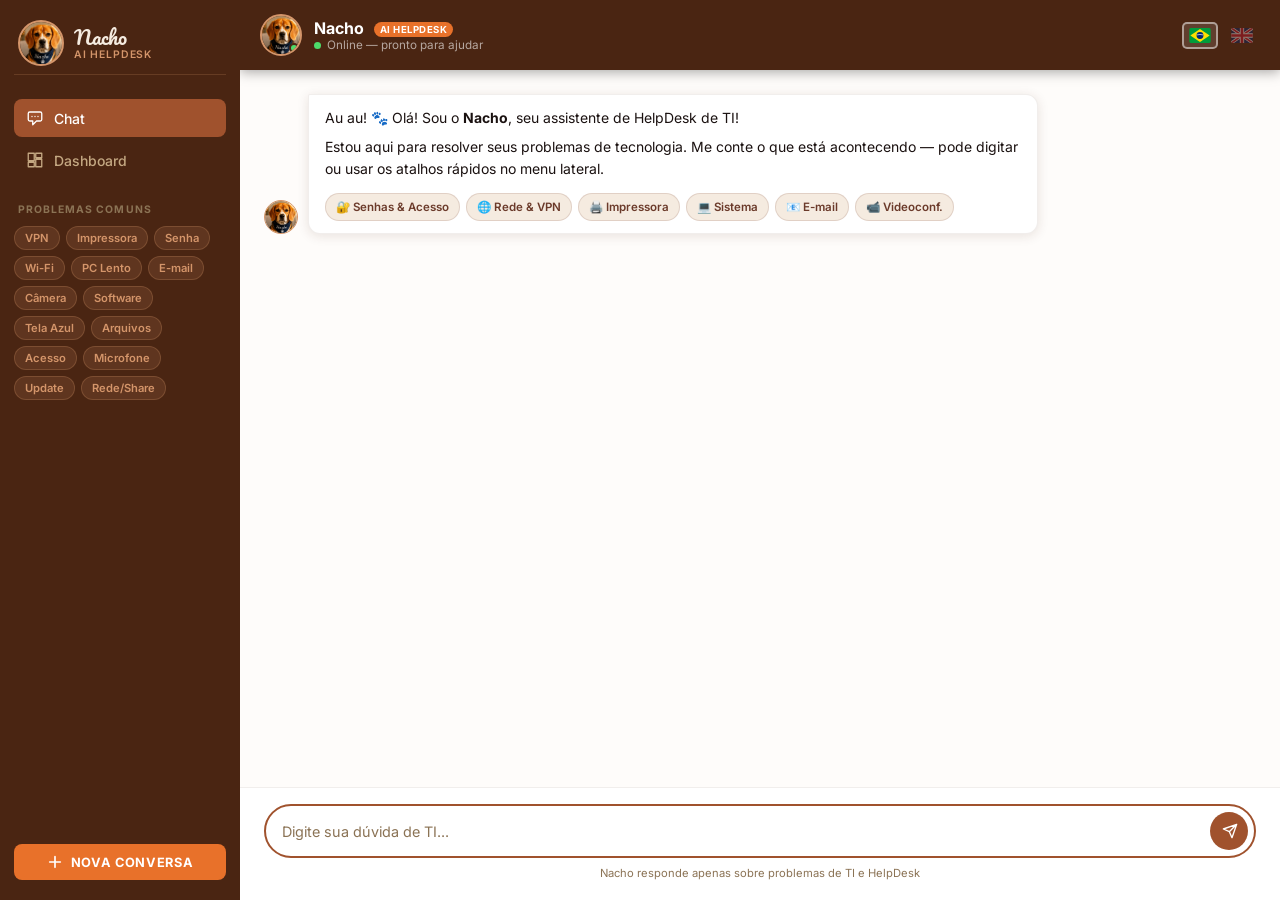
<file: templates/index.html>
<!DOCTYPE html>
<html lang="pt-BR">
<head>
    <meta charset="UTF-8">
    <meta name="viewport" content="width=device-width, initial-scale=1.0">
    <title>Nacho – AI HelpDesk Assistant</title>
    <link rel="preconnect" href="https://fonts.googleapis.com">
    <link href="https://fonts.googleapis.com/css2?family=Inter:wght@400;500;600;700&family=Pacifico&display=swap" rel="stylesheet">
    <link rel="stylesheet" href="/static/css/style.css">
</head>
<body>
    <!-- ── Sidebar ───────────────────────────────────────── -->
    <aside class="sidebar">
        <div class="sidebar-logo">
            <img src="/static/images/nacho-photo.png" class="logo-photo" alt="Nacho">
            <div>
                <span class="logo-name">Nacho</span>
                <span class="logo-sub">AI HelpDesk</span>
            </div>
        </div>

        <nav class="sidebar-nav">
            <a href="/" class="nav-item active" id="navChat">
                <svg viewBox="0 0 24 24"><path d="M8 10h.01M12 10h.01M16 10h.01M9 16H5a2 2 0 01-2-2V6a2 2 0 012-2h14a2 2 0 012 2v8a2 2 0 01-2 2h-5l-5 5v-5z"/></svg>
                <span data-i18n="chat">Chat</span>
            </a>
            <a href="/dashboard" class="nav-item" id="navDash">
                <svg viewBox="0 0 24 24"><path d="M3 13h8V3H3v10zm0 8h8v-6H3v6zm10 0h8V11h-8v10zm0-18v6h8V3h-8z"/></svg>
                <span data-i18n="dashboard">Dashboard</span>
            </a>
        </nav>

        <div class="sidebar-problems">
            <p class="sidebar-section-title" data-i18n="commonProblems">Problemas comuns</p>
            <div class="problem-chips" id="chipsContainer"></div>
        </div>

        <div class="sidebar-footer">
            <button class="new-chat-btn" onclick="newSession()">
                <svg viewBox="0 0 24 24"><path d="M12 4v16m8-8H4"/></svg>
                <span data-i18n="newChat">Nova conversa</span>
            </button>
        </div>
    </aside>

    <!-- ── Chat Area ─────────────────────────────────────── -->
    <main class="chat-main">
        <header class="chat-header">
            <div class="chat-header-info">
                <div class="avatar-wrap">
                    <div class="avatar-dot"></div>
                    <img src="/static/images/nacho-photo.png" class="avatar-photo" alt="Nacho">
                </div>
                <div>
                    <h1 class="chat-title">Nacho <span class="badge-ai">AI HelpDesk</span></h1>
                    <p class="chat-status"><span class="status-dot"></span> <span data-i18n="statusText">Online — pronto para ajudar</span></p>
                </div>
            </div>
            <div class="chat-header-actions">
                <!-- Flag buttons — SVG flags, work on all systems -->
                <button class="flag-btn" id="flagPT" onclick="applyLang('pt')" title="Português">
                    <svg xmlns="http://www.w3.org/2000/svg" viewBox="0 0 20 14">
                        <rect width="20" height="14" fill="#009C3B"/>
                        <polygon points="10,1 19,7 10,13 1,7" fill="#FEDF00"/>
                        <circle cx="10" cy="7" r="3.2" fill="#002776"/>
                        <path d="M7,6.5 Q10,5.5 13,6.5" stroke="white" stroke-width="0.6" fill="none"/>
                    </svg>
                </button>
                <button class="flag-btn" id="flagEN" onclick="applyLang('en')" title="English">
                    <svg xmlns="http://www.w3.org/2000/svg" viewBox="0 0 20 14">
                        <rect width="20" height="14" fill="#012169"/>
                        <path d="M0,0 L20,14 M20,0 L0,14" stroke="white" stroke-width="2.8"/>
                        <path d="M0,0 L20,14 M20,0 L0,14" stroke="#C8102E" stroke-width="1.6"/>
                        <path d="M10,0 V14 M0,7 H20" stroke="white" stroke-width="4"/>
                        <path d="M10,0 V14 M0,7 H20" stroke="#C8102E" stroke-width="2.4"/>
                    </svg>
                </button>
            </div>
        </header>

        <!-- Mobile-only quick chips bar -->
        <div class="mobile-chips" id="mobileChips"></div>

        <div class="messages" id="messages">
            <div class="msg-row bot" id="welcomeMsg">
                <div class="msg-avatar-photo">
                    <img src="/static/images/nacho-photo.png" alt="Nacho">
                </div>
                <div class="msg-bubble bot">
                    <p id="welcomeText1"></p>
                    <p id="welcomeText2"></p>
                    <div class="welcome-categories" id="welcomeCats"></div>
                </div>
            </div>
        </div>

        <div class="chat-input-area">
            <div class="input-wrap" id="inputWrap">
                <input
                    type="text"
                    id="userInput"
                    placeholder="Digite sua dúvida de TI..."
                    maxlength="300"
                    autocomplete="off"
                    onkeydown="if(event.key==='Enter') sendMessage()"
                />
                <button class="send-btn" id="sendBtn" onclick="sendMessage()">
                    <svg viewBox="0 0 24 24"><path d="M22 2L11 13M22 2l-7 20-4-9-9-4 20-7z"/></svg>
                </button>
            </div>
            <p class="input-hint" data-i18n="inputHint">Nacho responde apenas sobre problemas de TI e HelpDesk</p>
        </div>
    </main>

    <script src="/static/js/translations.js"></script>
    <script src="/static/js/chat.js"></script>
</body>
</html>
</file>
<file: static/css/style.css>
/* ── Nacho HelpDesk — Main Styles ───────────────────────── */

*, *::before, *::after { box-sizing: border-box; margin: 0; padding: 0; }

:root {
  --brown-dark:   #4A2512;
  --brown-mid:    #6B3A2A;
  --brown-warm:   #A0522D;
  --brown-light:  #D4956A;
  --brown-cream:  #F5EBE0;
  --brown-pale:   #FAF3ED;
  --black:        #1A1110;
  --charcoal:     #2D2018;
  --gray-dark:    #4A3728;
  --gray-mid:     #8B7355;
  --gray-light:   #C4A882;
  --white:        #FFFFFF;
  --off-white:    #FEFCFA;
  --orange-acc:   #E8712A;
  --green-ok:     #2E7D32;
  --red-err:      #C62828;
  --sidebar-w:    240px;
  --radius:       12px;
  --radius-sm:    8px;
  --shadow:       0 2px 12px rgba(74,37,18,0.12);
  --shadow-lg:    0 8px 32px rgba(74,37,18,0.18);
  --font-main:    'Inter', system-ui, sans-serif;
  --font-brand:   'Pacifico', cursive;
}

/* ── Base ───────────────────────────────────────────────── */
html {
  height: 100%;
  overflow: hidden;
}

body {
  height: 100%;
  width: 100%;
  overflow: hidden;
  font-family: var(--font-main);
  background: var(--brown-pale);
  color: var(--black);
  display: flex;
  flex-direction: row;
}

::-webkit-scrollbar { width: 6px; }
::-webkit-scrollbar-track { background: transparent; }
::-webkit-scrollbar-thumb { background: var(--brown-light); border-radius: 3px; }

/* ── Sidebar ────────────────────────────────────────────── */
.sidebar {
  width: var(--sidebar-w);
  min-width: var(--sidebar-w);
  max-width: var(--sidebar-w);
  height: 100vh;
  background: var(--brown-dark);
  display: flex;
  flex-direction: column;
  padding: 1.25rem 0.875rem;
  gap: 1.5rem;
  flex-shrink: 0;
  overflow-y: auto;
}

.sidebar-logo {
  display: flex;
  align-items: center;
  gap: 0.625rem;
  padding: 0 0.25rem 0.5rem;
  border-bottom: 1px solid rgba(212,149,106,0.2);
}

.logo-photo {
  width: 46px;
  height: 46px;
  border-radius: 50%;
  object-fit: cover;
  object-position: center top;
  border: 2px solid var(--brown-light);
  flex-shrink: 0;
}

.logo-name {
  display: block;
  font-family: var(--font-brand);
  font-size: 1.25rem;
  color: var(--brown-cream);
  line-height: 1.1;
}

.logo-sub {
  display: block;
  font-size: 0.65rem;
  color: var(--brown-light);
  text-transform: uppercase;
  letter-spacing: 0.08em;
  font-weight: 600;
}

.sidebar-nav {
  display: flex;
  flex-direction: column;
  gap: 0.25rem;
}

.nav-item {
  display: flex;
  align-items: center;
  gap: 0.625rem;
  padding: 0.625rem 0.75rem;
  border-radius: var(--radius-sm);
  color: var(--gray-light);
  text-decoration: none;
  font-size: 0.875rem;
  font-weight: 500;
  transition: all 0.15s;
}

.nav-item svg {
  width: 18px; height: 18px;
  stroke: currentColor; fill: none;
  stroke-width: 1.75; stroke-linecap: round; stroke-linejoin: round;
  flex-shrink: 0;
}

.nav-item:hover { background: rgba(212,149,106,0.12); color: var(--brown-cream); }
.nav-item.active { background: var(--brown-warm); color: var(--white); }

.sidebar-problems { flex: 1; }

.sidebar-section-title {
  font-size: 0.65rem;
  text-transform: uppercase;
  letter-spacing: 0.1em;
  color: var(--gray-mid);
  font-weight: 700;
  margin-bottom: 0.625rem;
  padding: 0 0.25rem;
}

.problem-chips {
  display: flex;
  flex-wrap: wrap;
  gap: 0.375rem;
}

.chip {
  background: rgba(212,149,106,0.15);
  color: var(--brown-light);
  border: 1px solid rgba(212,149,106,0.25);
  border-radius: 20px;
  padding: 0.25rem 0.625rem;
  font-size: 0.7rem;
  font-weight: 600;
  cursor: pointer;
  transition: all 0.15s;
  font-family: var(--font-main);
}

.chip:hover {
  background: var(--brown-warm);
  color: var(--white);
  border-color: var(--brown-warm);
  transform: translateY(-1px);
}

.sidebar-footer { margin-top: auto; }

.new-chat-btn {
  display: flex;
  align-items: center;
  justify-content: center;
  gap: 0.5rem;
  width: 100%;
  padding: 0.625rem;
  background: var(--orange-acc);
  color: var(--white);
  border: none;
  border-radius: var(--radius-sm);
  font-size: 0.8rem;
  font-weight: 700;
  cursor: pointer;
  transition: all 0.15s;
  font-family: var(--font-main);
  text-transform: uppercase;
  letter-spacing: 0.05em;
  text-decoration: none;
  text-align: center;
}

.new-chat-btn svg {
  width: 16px; height: 16px;
  stroke: currentColor; fill: none;
  stroke-width: 2.5; stroke-linecap: round; stroke-linejoin: round;
}

.new-chat-btn:hover { background: #D4621F; transform: translateY(-1px); }

/* ── Chat Main ──────────────────────────────────────────── */
.chat-main {
  flex: 1 1 0;
  min-width: 0;
  width: 0;
  height: 100vh;
  display: flex;
  flex-direction: column;
  overflow: hidden;
  background: var(--off-white);
}

/* ── Chat Header ────────────────────────────────────────── */
.chat-header {
  display: flex;
  align-items: center;
  padding: 0.875rem 1.25rem;
  background: var(--brown-dark);
  flex-shrink: 0;
  overflow: hidden;
  box-shadow: 0 2px 12px rgba(0,0,0,0.35);
  gap: 0.75rem;
}

.chat-header-info {
  display: flex;
  align-items: center;
  gap: 0.75rem;
  flex: 1 1 0;
  min-width: 0;
  overflow: hidden;
}

.chat-header-actions {
  display: flex;
  align-items: center;
  gap: 0.375rem;
  flex-shrink: 0;
}

.avatar-wrap {
  position: relative;
  width: 42px; height: 42px;
  border-radius: 50%;
  display: flex; align-items: center; justify-content: center;
  border: 2px solid var(--brown-light);
  overflow: hidden;
  flex-shrink: 0;
}

.avatar-photo {
  width: 100%;
  height: 100%;
  object-fit: cover;
  object-position: center top;
}

.avatar-dot {
  position: absolute;
  bottom: 1px; right: 1px;
  width: 10px; height: 10px;
  background: #4DDB6A;
  border-radius: 50%;
  border: 2px solid var(--brown-dark);
  z-index: 2;
}

.chat-title {
  font-size: 1rem;
  font-weight: 700;
  color: var(--white);
  white-space: nowrap;
  overflow: hidden;
  text-overflow: ellipsis;
}

.badge-ai {
  font-size: 0.6rem;
  background: var(--orange-acc);
  color: var(--white);
  padding: 2px 6px;
  border-radius: 20px;
  font-weight: 700;
  margin-left: 0.375rem;
  vertical-align: middle;
  text-transform: uppercase;
  letter-spacing: 0.05em;
}

.chat-status {
  font-size: 0.73rem;
  color: rgba(255,255,255,0.6);
  display: flex; align-items: center; gap: 0.375rem;
}

.status-dot {
  display: inline-block;
  width: 7px; height: 7px;
  background: #4DDB6A;
  border-radius: 50%;
  flex-shrink: 0;
}

/* Flag buttons */
.flag-btn {
  display: flex;
  align-items: center;
  justify-content: center;
  padding: 4px 5px;
  background: none;
  border: 2px solid transparent;
  border-radius: 5px;
  cursor: pointer;
  opacity: 0.4;
  transition: all 0.15s;
  flex-shrink: 0;
}

.flag-btn svg {
  width: 22px;
  height: 15px;
  border-radius: 2px;
  display: block;
}

.flag-btn:hover { opacity: 0.8; background: rgba(255,255,255,0.1); }
.flag-btn.flag-active { opacity: 1; border-color: rgba(255,255,255,0.5); background: rgba(255,255,255,0.12); }

.icon-btn {
  width: 34px; height: 34px;
  display: flex; align-items: center; justify-content: center;
  background: none;
  border: 1px solid rgba(255,255,255,0.2);
  border-radius: var(--radius-sm);
  cursor: pointer;
  color: rgba(255,255,255,0.7);
  transition: all 0.15s;
}

.icon-btn svg {
  width: 17px; height: 17px;
  stroke: currentColor; fill: none;
  stroke-width: 1.75; stroke-linecap: round; stroke-linejoin: round;
}

.icon-btn:hover { background: rgba(255,255,255,0.1); color: var(--white); }

/* ── Messages ───────────────────────────────────────────── */
.messages {
  flex: 1;
  overflow-y: auto;
  overflow-x: hidden;
  padding: 1.5rem;
  display: flex;
  flex-direction: column;
  gap: 1rem;
}

.msg-row {
  display: flex;
  gap: 0.625rem;
  max-width: 78%;
  animation: msgIn 0.25s ease-out;
}

@keyframes msgIn {
  from { opacity: 0; transform: translateY(10px); }
  to   { opacity: 1; transform: translateY(0); }
}

.msg-row.user { margin-left: auto; flex-direction: row-reverse; }
.msg-row.bot  { margin-right: auto; }

.msg-avatar-photo {
  width: 34px; height: 34px;
  border-radius: 50%;
  overflow: hidden;
  border: 1.5px solid var(--brown-light);
  flex-shrink: 0;
  align-self: flex-end;
}

.msg-avatar-photo img {
  width: 100%; height: 100%;
  object-fit: cover;
  object-position: center top;
}

.msg-bubble {
  padding: 0.75rem 1rem;
  border-radius: var(--radius);
  font-size: 0.875rem;
  line-height: 1.6;
  max-width: 100%;
}

.msg-bubble.bot {
  background: var(--white);
  color: var(--black);
  border: 1px solid rgba(74,37,18,0.08);
  border-radius: 2px var(--radius) var(--radius) var(--radius);
  box-shadow: var(--shadow);
}

.msg-bubble.user {
  background: var(--brown-warm);
  color: var(--white);
  border-radius: var(--radius) 2px var(--radius) var(--radius);
}

.msg-bubble p { margin-bottom: 0.4rem; }
.msg-bubble p:last-child { margin-bottom: 0; }
.msg-bubble ol { padding-left: 1.25rem; margin: 0.5rem 0; }
.msg-bubble li { margin-bottom: 0.25rem; }

.welcome-categories {
  display: flex;
  flex-wrap: wrap;
  gap: 0.375rem;
  margin-top: 0.75rem;
}

.cat-tag {
  background: var(--brown-cream);
  color: var(--brown-mid);
  border: 1px solid rgba(107,58,42,0.15);
  border-radius: 20px;
  padding: 0.25rem 0.625rem;
  font-size: 0.72rem;
  font-weight: 600;
}

/* Feedback */
.feedback-wrap {
  display: flex;
  align-items: center;
  gap: 0.5rem;
  margin-top: 0.75rem;
  padding-top: 0.625rem;
  border-top: 1px solid rgba(74,37,18,0.06);
  font-size: 0.78rem;
  color: var(--gray-mid);
  flex-wrap: wrap;
}

.fb-btn {
  display: flex; align-items: center; gap: 0.25rem;
  padding: 0.3rem 0.75rem;
  border-radius: 20px;
  border: 1.5px solid;
  font-size: 0.78rem;
  font-weight: 600;
  cursor: pointer;
  transition: all 0.15s;
  font-family: var(--font-main);
  background: none;
}

.fb-btn.yes { border-color: var(--green-ok); color: var(--green-ok); }
.fb-btn.no  { border-color: var(--red-err);  color: var(--red-err);  }
.fb-btn:hover { opacity: 0.75; }
.fb-btn:disabled { opacity: 0.4; cursor: default; }

/* Typing */
.typing-indicator { display: flex; gap: 4px; align-items: center; padding: 4px 0; }
.typing-dot {
  width: 8px; height: 8px;
  background: var(--brown-light);
  border-radius: 50%;
  animation: typingBounce 1.2s infinite;
}
.typing-dot:nth-child(2) { animation-delay: 0.2s; }
.typing-dot:nth-child(3) { animation-delay: 0.4s; }
@keyframes typingBounce {
  0%,60%,100% { transform: translateY(0); }
  30%          { transform: translateY(-6px); }
}

/* ── Input Area ─────────────────────────────────────────── */
.chat-input-area {
  padding: 1rem 1.5rem 1.25rem;
  background: var(--white);
  border-top: 1px solid rgba(74,37,18,0.08);
  flex-shrink: 0;
}

.input-wrap {
  display: flex;
  align-items: center;
  gap: 0.5rem;
  background: var(--brown-pale);
  border: 2px solid rgba(107,58,42,0.15);
  border-radius: 28px;
  padding: 0.375rem 0.375rem 0.375rem 1rem;
  transition: border-color 0.2s;
}

.input-wrap:focus-within {
  border-color: var(--brown-warm);
  background: var(--white);
}

.input-wrap.disabled { opacity: 0.5; pointer-events: none; }

#userInput {
  flex: 1;
  background: none;
  border: none;
  outline: none;
  font-size: 0.9rem;
  color: var(--black);
  font-family: var(--font-main);
  min-width: 0;
}

#userInput::placeholder { color: var(--gray-mid); }

.send-btn {
  width: 38px; height: 38px;
  background: var(--brown-warm);
  border: none;
  border-radius: 50%;
  display: flex; align-items: center; justify-content: center;
  cursor: pointer;
  transition: all 0.15s;
  flex-shrink: 0;
}

.send-btn svg {
  width: 16px; height: 16px;
  stroke: var(--white); fill: none;
  stroke-width: 2; stroke-linecap: round; stroke-linejoin: round;
  transform: translateX(1px);
}

.send-btn:hover { background: var(--orange-acc); transform: scale(1.05); }

.input-hint {
  font-size: 0.7rem;
  color: var(--gray-mid);
  text-align: center;
  margin-top: 0.5rem;
}

.session-closed {
  background: rgba(198,40,40,0.08);
  border: 1px solid rgba(198,40,40,0.2);
  border-radius: var(--radius-sm);
  padding: 0.625rem 1rem;
  font-size: 0.8rem;
  color: var(--red-err);
  text-align: center;
  margin-bottom: 0.5rem;
  font-weight: 600;
}

.badge-admin {
  font-size: 0.65rem;
  background: var(--brown-dark);
  color: var(--brown-cream);
  padding: 2px 7px;
  border-radius: 20px;
  font-weight: 700;
  margin-left: 0.375rem;
  vertical-align: middle;
  text-transform: uppercase;
  letter-spacing: 0.05em;
}

/* ── Responsive ─────────────────────────────────────────── */
@media (max-width: 720px) {
  :root { --sidebar-w: 200px; }
  .msg-row { max-width: 90%; }
}

@media (max-width: 540px) {
  .sidebar { display: none; }
  .chat-main { width: 100%; }
}

/* ── Mobile: full experience without sidebar ────────────── */
@media (max-width: 540px) {
  body { flex-direction: column; }

  .sidebar { display: none; }

  .chat-main {
    width: 100%;
    flex: 1 1 0;
    min-width: 0;
    height: 100vh;
  }

  /* Compact header for mobile */
  .chat-header {
    padding: 0.625rem 1rem;
    gap: 0.5rem;
  }

  .avatar-wrap {
    width: 36px;
    height: 36px;
  }

  .chat-title { font-size: 0.9rem; }

  .badge-ai { display: none; }

  .chat-status { font-size: 0.68rem; }

  /* Messages fill screen */
  .messages {
    padding: 1rem;
    gap: 0.75rem;
  }

  .msg-row { max-width: 92%; }

  .msg-bubble { font-size: 0.85rem; padding: 0.625rem 0.875rem; }

  /* Input area */
  .chat-input-area { padding: 0.75rem 1rem 1rem; }

  .input-hint { font-size: 0.65rem; }

  /* Welcome categories wrap nicely */
  .welcome-categories { gap: 0.3rem; }
  .cat-tag { font-size: 0.68rem; padding: 0.2rem 0.5rem; }

  /* Chips hidden on mobile (no sidebar) */
  .problem-chips { display: none; }
}

/* ── Mobile chips bar (horizontal scroll) ───────────────── */
.mobile-chips {
  display: none;
  overflow-x: auto;
  white-space: nowrap;
  padding: 0.5rem 1rem;
  gap: 0.4rem;
  background: var(--brown-pale);
  border-bottom: 1px solid rgba(74,37,18,0.08);
  flex-shrink: 0;
  -webkit-overflow-scrolling: touch;
  scrollbar-width: none;
}

.mobile-chips::-webkit-scrollbar { display: none; }

.mobile-chips .chip {
  display: inline-block;
  margin-right: 0.4rem;
  white-space: nowrap;
}

@media (max-width: 540px) {
  .mobile-chips { display: flex; }
}
</file>
